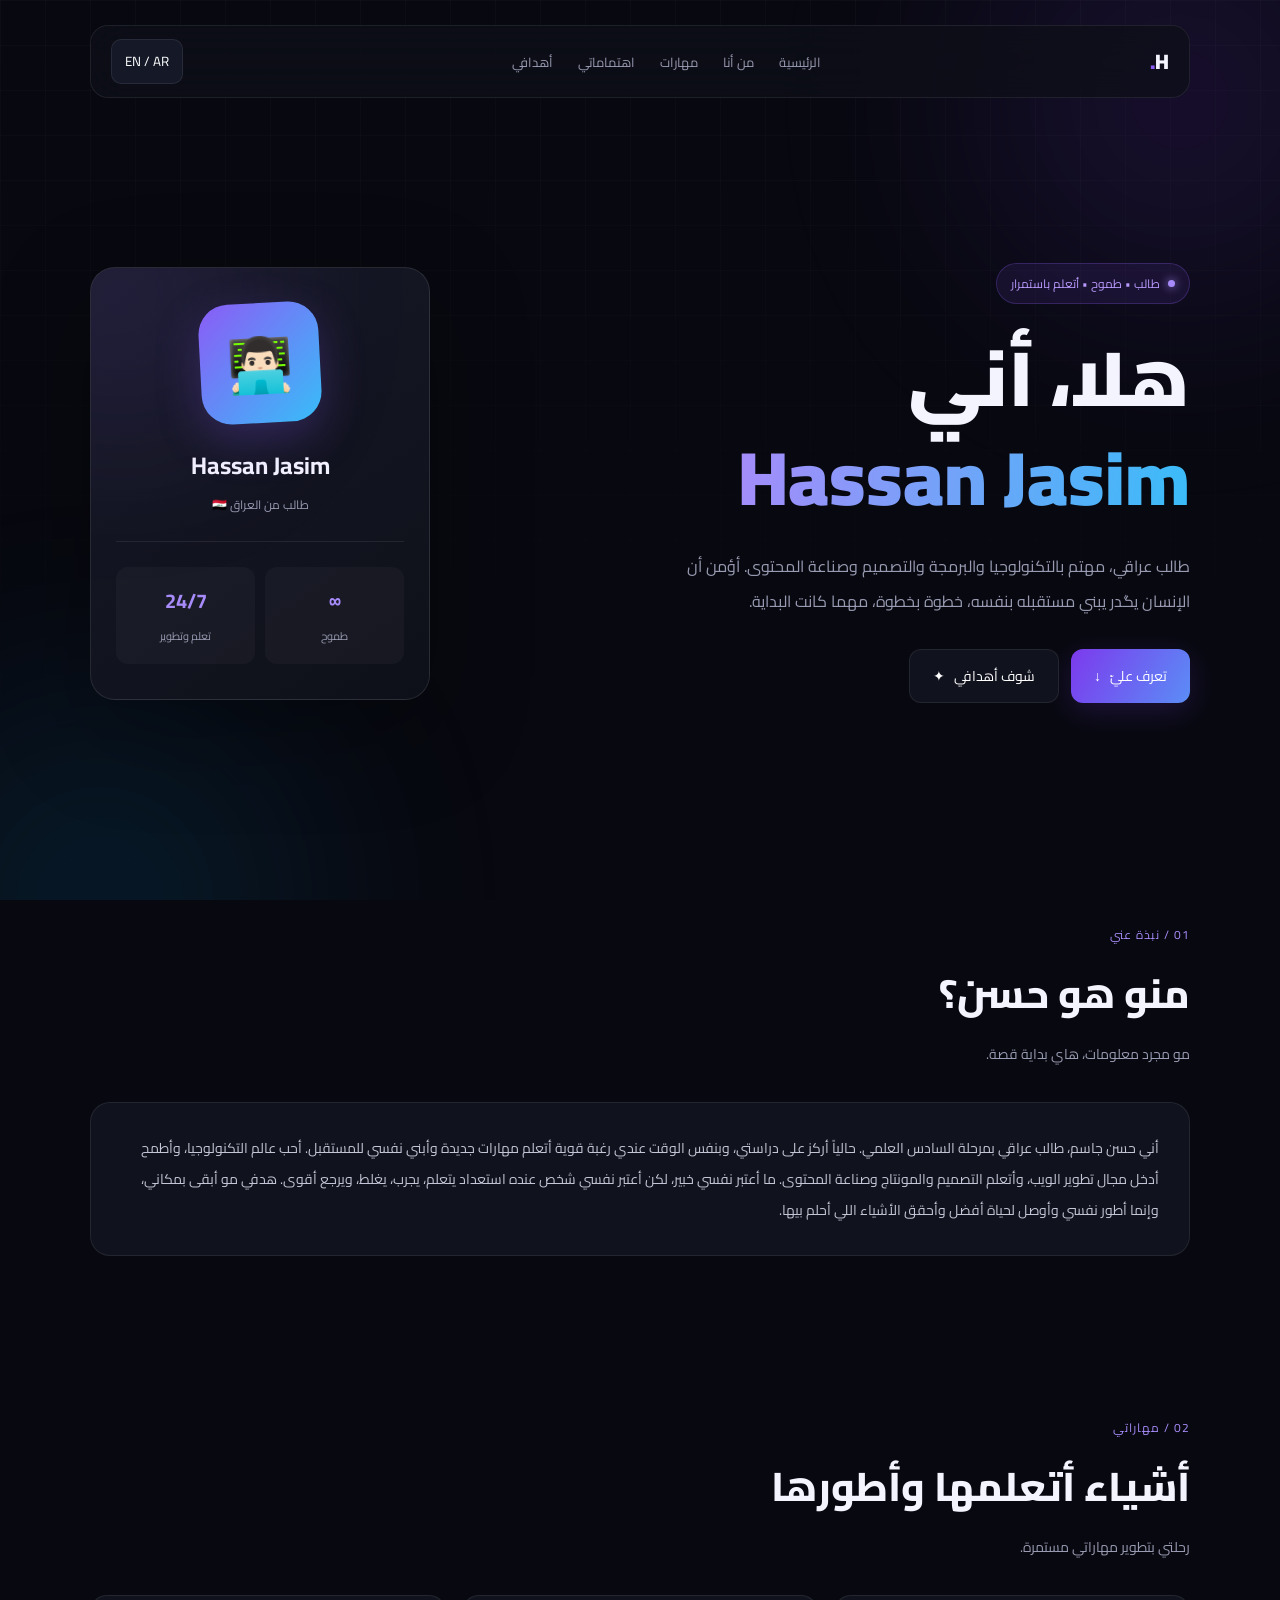
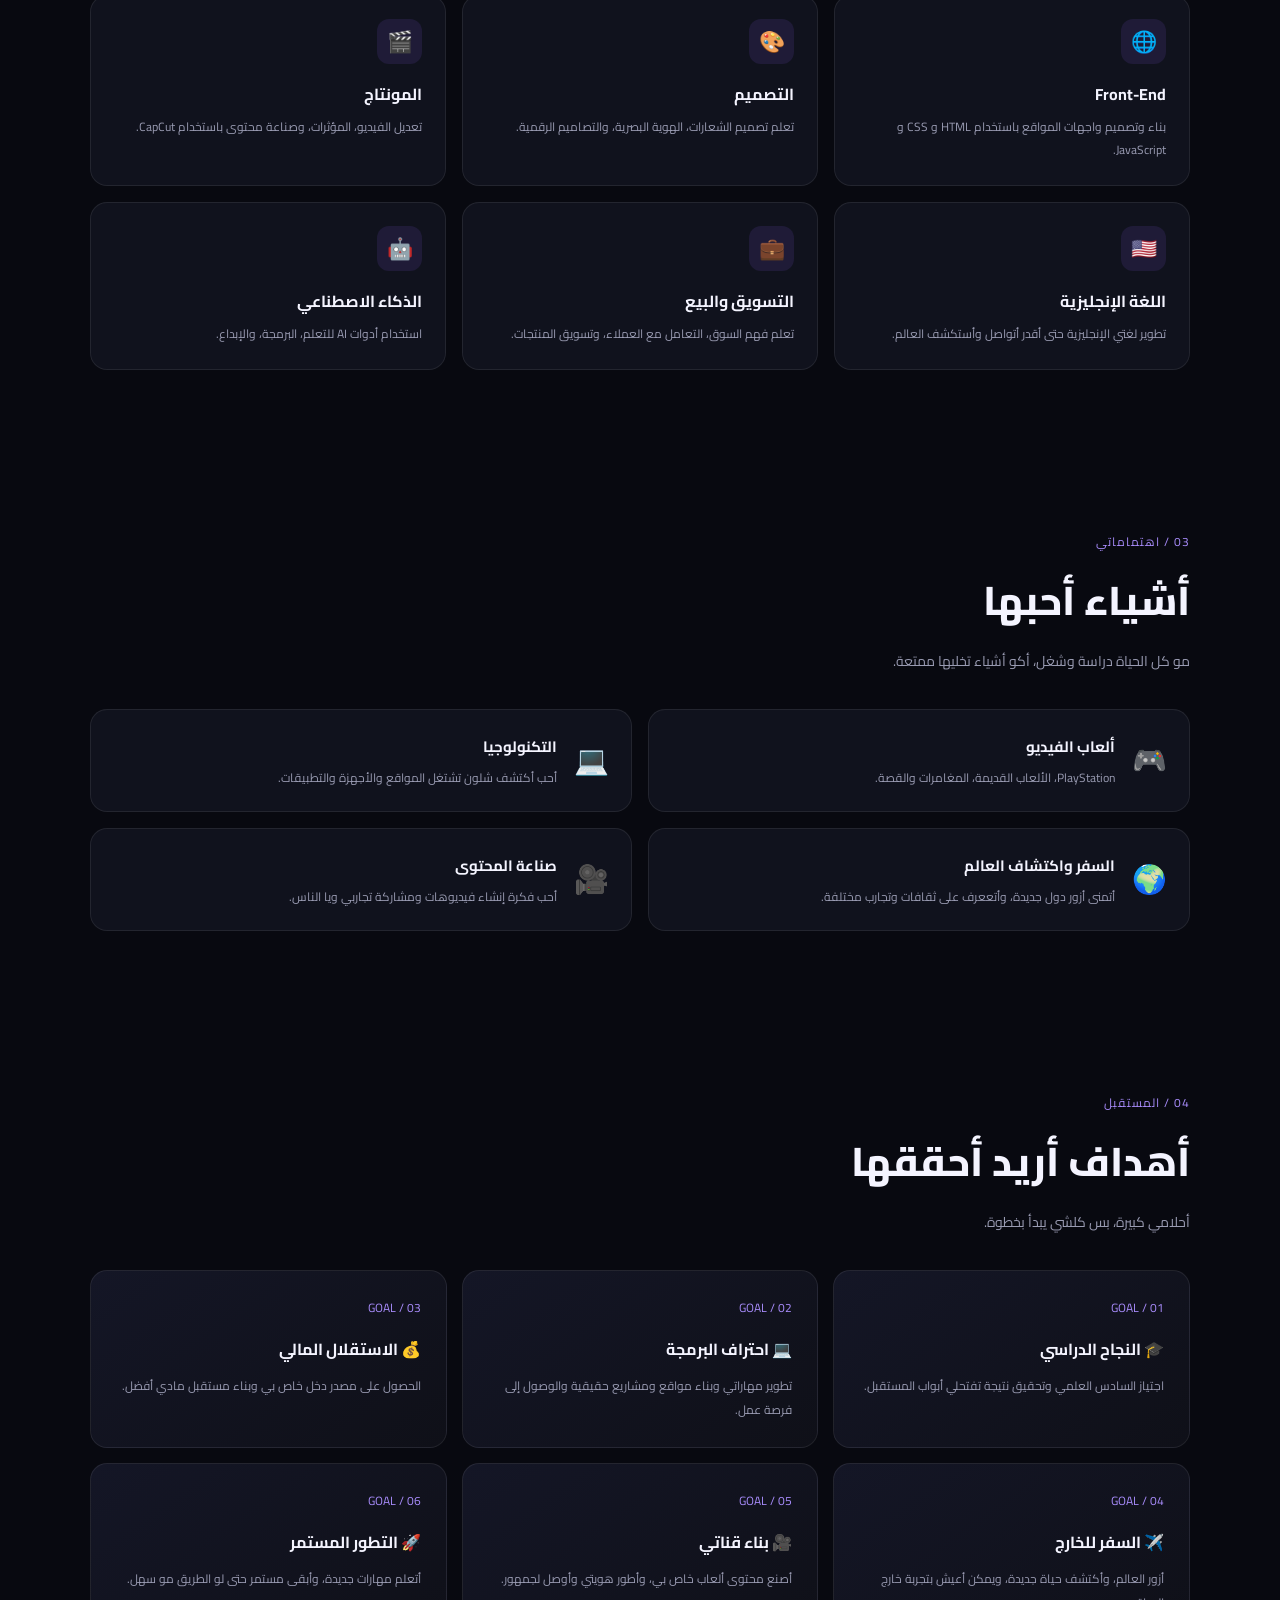
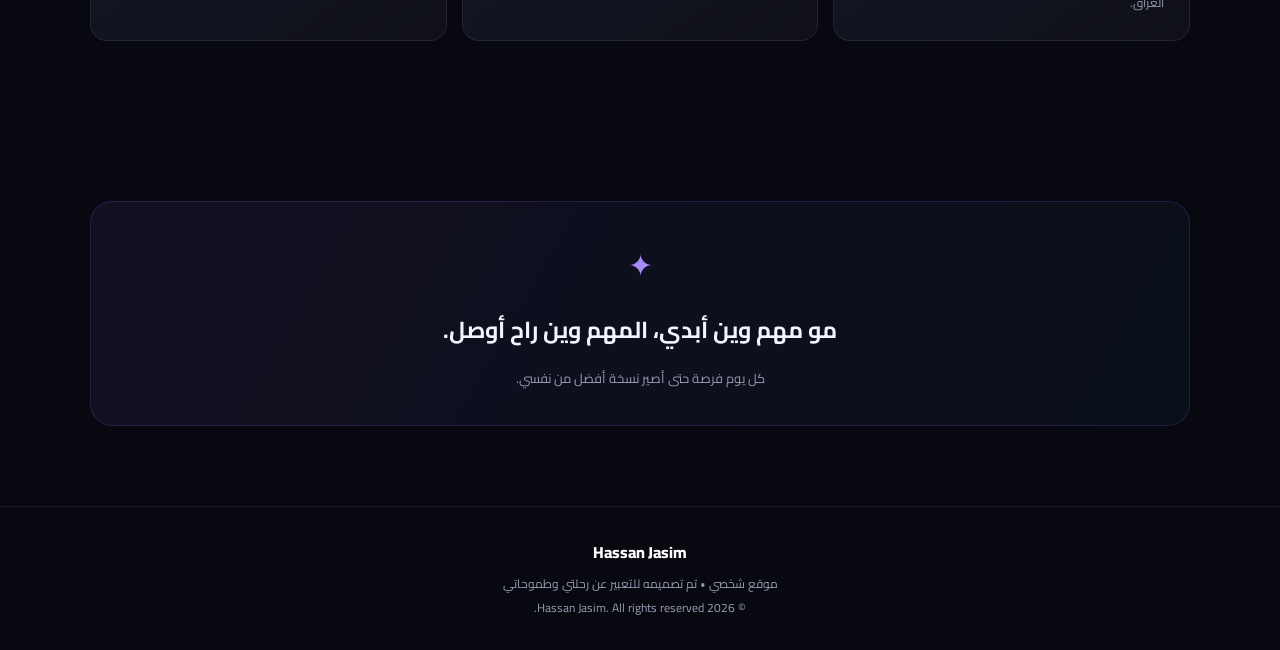
<file: index.html>
<!DOCTYPE html>
<html lang="ar" dir="rtl">
<head>
<meta charset="UTF-8">
<meta name="viewport" content="width=device-width, initial-scale=1.0">
<meta name="theme-color" content="#080910">
<meta name="description" content="حسن جاسم - الموقع الشخصي، مطور ويب طموح ومهتم بالتكنولوجيا والألعاب.">
<title>حسن جاسم | الموقع الشخصي</title>

<style>
@import url('https://fonts.googleapis.com/css2?family=Cairo:wght@300;400;500;600;700;800;900&display=swap');

:root {
    --bg: #080910;
    --surface: #10121d;
    --surface2: #151827;
    --text: #f4f4ff;
    --muted: #999bb2;
    --primary: #8b5cf6;
    --secondary: #39c5ff;
    --border: rgba(255,255,255,.08);
}

* {
    margin: 0;
    padding: 0;
    box-sizing: border-box;
    scroll-behavior: smooth;
}

body {
    font-family: 'Cairo', sans-serif;
    background: var(--bg);
    color: var(--text);
    overflow-x: hidden;
}

a {
    color: inherit;
    text-decoration: none;
}

button {
    font-family: inherit;
    cursor: pointer;
}

/* BACKGROUND */

.background {
    position: fixed;
    inset: 0;
    z-index: -2;
    overflow: hidden;
    pointer-events: none;
}

.glow {
    position: absolute;
    width: 400px;
    height: 400px;
    border-radius: 50%;
    filter: blur(120px);
    opacity: .15;
}

.glow.one {
    background: #7c3aed;
    top: -100px;
    right: -100px;
}

.glow.two {
    background: #0284c7;
    bottom: -200px;
    left: -100px;
}

.grid-bg {
    position: absolute;
    inset: 0;
    background-image:
        linear-gradient(rgba(255,255,255,.025) 1px, transparent 1px),
        linear-gradient(90deg, rgba(255,255,255,.025) 1px, transparent 1px);
    background-size: 45px 45px;
    mask-image: linear-gradient(to bottom, black, transparent 85%);
}

/* NAVBAR */

nav {
    width: min(1100px, 92%);
    margin: 25px auto;
    padding: 13px 20px;
    border: 1px solid var(--border);
    border-radius: 18px;
    background: rgba(14,15,24,.75);
    backdrop-filter: blur(20px);
    display: flex;
    justify-content: space-between;
    align-items: center;
    position: sticky;
    top: 15px;
    z-index: 100;
}

.logo {
    font-size: 21px;
    font-weight: 900;
}

.logo span {
    color: var(--primary);
}

.nav-links {
    display: flex;
    gap: 25px;
    font-size: 13px;
    color: var(--muted);
}

.nav-links a:hover {
    color: white;
    transition: .3s;
}

.nav-actions {
    display: flex;
    gap: 10px;
    align-items: center;
}

.lang-btn, .menu-btn {
    background: var(--surface2);
    color: white;
    border: 1px solid var(--border);
    border-radius: 10px;
    padding: 9px 13px;
}

.menu-btn {
    display: none;
}

/* HERO */

.hero {
    width: min(1100px, 90%);
    min-height: 80vh;
    margin: auto;
    display: flex;
    align-items: center;
    justify-content: space-between;
    gap: 40px;
    padding: 65px 0;
}

.hero-content {
    flex: 1;
}

.badge {
    display: inline-flex;
    align-items: center;
    gap: 8px;
    padding: 8px 14px;
    background: rgba(139,92,246,.1);
    border: 1px solid rgba(139,92,246,.25);
    border-radius: 50px;
    color: #b99aff;
    font-size: 12px;
    margin-bottom: 25px;
}

.dot {
    width: 7px;
    height: 7px;
    background: #a78bfa;
    border-radius: 50%;
    box-shadow: 0 0 10px #a78bfa;
}

.hero h1 {
    font-size: clamp(40px, 7vw, 76px);
    font-weight: 900;
    line-height: 1.3;
}

.gradient-text {
    background: linear-gradient(100deg, #a78bfa, #38bdf8);
    -webkit-background-clip: text;
    background-clip: text;
    color: transparent;
}

.hero-description {
    color: var(--muted);
    font-size: 16px;
    line-height: 2.2;
    max-width: 550px;
    margin: 22px 0 30px;
}

.hero-buttons {
    display: flex;
    flex-wrap: wrap;
    gap: 12px;
}

.btn {
    padding: 13px 23px;
    border-radius: 12px;
    font-size: 14px;
    transition: .3s;
    display: inline-flex;
    align-items: center;
    justify-content: center;
    gap: 9px;
}

.btn-primary {
    color: white;
    background: linear-gradient(120deg, #7c3aed, #5b8df6);
    border: none;
    box-shadow: 0 8px 30px rgba(124,58,237,.2);
}

.btn-primary:hover {
    transform: translateY(-3px);
    box-shadow: 0 10px 35px rgba(124,58,237,.4);
}

.btn-secondary {
    background: var(--surface);
    border: 1px solid var(--border);
    color: white;
}

.btn-secondary:hover {
    border-color: var(--primary);
    transform: translateY(-3px);
}

/* PROFILE CARD */

.hero-visual {
    width: 340px;
    flex-shrink: 0;
    position: relative;
}

.profile-card {
    position: relative;
    padding: 35px 25px;
    border: 1px solid rgba(255,255,255,.1);
    border-radius: 25px;
    background: linear-gradient(145deg, #171927, #0e1019);
    text-align: center;
    box-shadow: 0 30px 100px rgba(0,0,0,.3);
    overflow: hidden;
}

.profile-card::before {
    content: "";
    position: absolute;
    width: 220px;
    height: 220px;
    background: var(--primary);
    filter: blur(100px);
    opacity: .16;
    top: -80px;
    left: -80px;
}

.avatar {
    width: 120px;
    height: 120px;
    margin: auto auto 20px;
    border-radius: 30px;
    background: linear-gradient(135deg, #8b5cf6, #38bdf8);
    display: flex;
    align-items: center;
    justify-content: center;
    font-size: 53px;
    box-shadow: 0 15px 45px rgba(139,92,246,.25);
    transform: rotate(-3deg);
}

.profile-card h3 {
    font-size: 24px;
    margin-bottom: 5px;
}

.profile-card p {
    font-size: 12px;
    color: var(--muted);
}

.card-divider {
    height: 1px;
    background: var(--border);
    margin: 25px 0;
}

.mini-stats {
    display: grid;
    grid-template-columns: 1fr 1fr;
    gap: 10px;
}

.stat {
    padding: 15px;
    background: rgba(255,255,255,.03);
    border-radius: 12px;
}

.stat strong {
    display: block;
    font-size: 20px;
    color: #a78bfa;
}

.stat span {
    font-size: 11px;
    color: var(--muted);
}

/* SECTIONS */

section.content-section {
    width: min(1100px, 90%);
    margin: auto;
    padding: 80px 0;
}

.section-heading {
    margin-bottom: 35px;
}

.section-tag {
    color: #a78bfa;
    font-size: 12px;
    letter-spacing: 1px;
    margin-bottom: 10px;
}

.section-heading h2 {
    font-size: clamp(27px, 4vw, 40px);
    font-weight: 800;
}

.section-heading p {
    color: var(--muted);
    font-size: 14px;
    margin-top: 10px;
}

/* ABOUT */

.about-card {
    padding: 30px;
    border: 1px solid var(--border);
    border-radius: 20px;
    background: var(--surface);
    line-height: 2.2;
    color: #c4c5d6;
    font-size: 14px;
}

.about-card strong {
    color: white;
}

/* SKILLS */

.skills-grid {
    display: grid;
    grid-template-columns: repeat(3, 1fr);
    gap: 16px;
}

.skill-card {
    padding: 23px;
    border: 1px solid var(--border);
    border-radius: 17px;
    background: var(--surface);
    transition: .3s;
}

.skill-card:hover {
    transform: translateY(-5px);
    border-color: rgba(139,92,246,.5);
    background: #141625;
}

.skill-icon {
    width: 45px;
    height: 45px;
    background: rgba(139,92,246,.12);
    border-radius: 12px;
    display: grid;
    place-items: center;
    font-size: 21px;
    margin-bottom: 15px;
}

.skill-card h3 {
    font-size: 16px;
    margin-bottom: 7px;
}

.skill-card p {
    color: var(--muted);
    font-size: 12px;
    line-height: 1.9;
}

/* INTERESTS */

.interests-grid {
    display: grid;
    grid-template-columns: repeat(2, 1fr);
    gap: 16px;
}

.interest-card {
    display: flex;
    align-items: center;
    gap: 17px;
    padding: 22px;
    background: var(--surface);
    border: 1px solid var(--border);
    border-radius: 17px;
    transition: .3s;
}

.interest-card:hover {
    border-color: rgba(56,189,248,.4);
}

.interest-icon {
    font-size: 28px;
}

.interest-card h3 {
    font-size: 15px;
    margin-bottom: 5px;
}

.interest-card p {
    color: var(--muted);
    font-size: 12px;
}

/* GOALS */

.goals {
    display: grid;
    grid-template-columns: repeat(3, 1fr);
    gap: 15px;
}

.goal-card {
    background: linear-gradient(145deg, #141626, #0f1018);
    border: 1px solid var(--border);
    padding: 25px;
    border-radius: 17px;
}

.goal-number {
    color: #a78bfa;
    font-size: 12px;
    margin-bottom: 15px;
}

.goal-card h3 {
    font-size: 16px;
    margin-bottom: 10px;
}

.goal-card p {
    color: var(--muted);
    font-size: 12px;
    line-height: 2;
}

/* QUOTE */

.quote-box {
    border: 1px solid rgba(139,92,246,.2);
    background: linear-gradient(120deg, rgba(139,92,246,.08), rgba(56,189,248,.04));
    border-radius: 22px;
    padding: 35px;
    text-align: center;
}

.quote-box .quote-icon {
    font-size: 30px;
    color: #a78bfa;
}

.quote-box h2 {
    font-size: 23px;
    margin: 15px 0;
}

.quote-box p {
    color: var(--muted);
    font-size: 13px;
}

/* FOOTER */

footer {
    border-top: 1px solid var(--border);
    width: 100%;
    padding: 30px 5%;
    text-align: center;
}

footer p {
    color: var(--muted);
    font-size: 12px;
    line-height: 2;
}

footer .footer-name {
    font-size: 16px;
    font-weight: 800;
    color: white;
    margin-bottom: 5px;
}

/* REVEAL ANIMATION */

.reveal {
    opacity: 0;
    transform: translateY(25px);
    transition: opacity .7s ease, transform .7s ease;
}

.reveal.show {
    opacity: 1;
    transform: translateY(0);
}

.floating {
    animation: float 5s ease-in-out infinite;
}

@keyframes float {
    0%,100% { transform: translateY(0); }
    50% { transform: translateY(-10px); }
}

/* RESPONSIVE */

@media(max-width:800px) {
    .hero {
        flex-direction: column;
        text-align: center;
        padding-top: 60px;
    }

    .hero-description {
        margin-left: auto;
        margin-right: auto;
    }

    .hero-buttons {
        justify-content: center;
    }

    .hero-visual {
        width: min(340px, 100%);
    }

    .skills-grid {
        grid-template-columns: repeat(2, 1fr);
    }

    .goals {
        grid-template-columns: 1fr;
    }

    .nav-links {
        display: none;
        position: absolute;
        top: 70px;
        right: 0;
        left: 0;
        padding: 20px;
        background: #11131e;
        border: 1px solid var(--border);
        border-radius: 15px;
        flex-direction: column;
        gap: 18px;
    }

    .nav-links.active {
        display: flex;
    }

    .menu-btn {
        display: block;
    }
}

@media(max-width:500px) {
    nav {
        padding: 12px 14px;
    }

    .logo {
        font-size: 17px;
    }

    .skills-grid {
        grid-template-columns: 1fr 1fr;
        gap: 10px;
    }

    .skill-card {
        padding: 17px 14px;
    }

    .interests-grid {
        grid-template-columns: 1fr;
    }

    section.content-section {
        padding: 55px 0;
    }

    .about-card {
        padding: 22px;
    }

    .hero h1 {
        font-size: 43px;
    }
}
</style>
</head>

<body>

<div class="background">
    <div class="glow one"></div>
    <div class="glow two"></div>
    <div class="grid-bg"></div>
</div>

<!-- NAVIGATION -->
<nav>
    <a href="#home" class="logo">H<span>.</span></a>

    <div class="nav-links" id="navLinks">
        <a href="#home" data-ar="الرئيسية" data-en="Home">الرئيسية</a>
        <a href="#about" data-ar="من أنا" data-en="About">من أنا</a>
        <a href="#skills" data-ar="مهارات" data-en="Skills">مهارات</a>
        <a href="#interests" data-ar="اهتماماتي" data-en="Interests">اهتماماتي</a>
        <a href="#goals" data-ar="أهدافي" data-en="Goals">أهدافي</a>
    </div>

    <div class="nav-actions">
        <button class="lang-btn" onclick="toggleLanguage()">EN / AR</button>
        <button class="menu-btn" onclick="toggleMenu()">☰</button>
    </div>
</nav>

<!-- HERO -->
<main id="home">
<div class="hero">

    <div class="hero-content">
        <div class="badge">
            <span class="dot"></span>
            <span data-ar="طالب • طموح • أتعلم باستمرار" data-en="Student • Ambitious • Always Learning">طالب • طموح • أتعلم باستمرار</span>
        </div>

        <h1>
            <span data-ar="هلا، أني" data-en="Hey, I'm">هلا، أني</span><br>
            <span class="gradient-text">Hassan Jasim</span>
        </h1>

        <p class="hero-description"
           data-ar="طالب عراقي، مهتم بالتكنولوجيا والبرمجة والتصميم وصناعة المحتوى. أؤمن أن الإنسان يگدر يبني مستقبله بنفسه، خطوة بخطوة، مهما كانت البداية."
           data-en="An Iraqi student passionate about technology, programming, design, and content creation. I believe anyone can build their own future, one step at a time, no matter where they start.">
           طالب عراقي، مهتم بالتكنولوجيا والبرمجة والتصميم وصناعة المحتوى. أؤمن أن الإنسان يگدر يبني مستقبله بنفسه، خطوة بخطوة، مهما كانت البداية.
        </p>

        <div class="hero-buttons">
            <a href="#about" class="btn btn-primary">
                <span data-ar="تعرف عليّ" data-en="Get to know me">تعرف عليّ</span> ↓
            </a>
            <a href="#goals" class="btn btn-secondary">
                <span data-ar="شوف أهدافي" data-en="My Goals">شوف أهدافي</span> ✦
            </a>
        </div>
    </div>

    <div class="hero-visual floating">
        <div class="profile-card">
            <div class="avatar">👨🏻‍💻</div>
            <h3>Hassan Jasim</h3>
            <p data-ar="طالب من العراق 🇮🇶" data-en="Student from Iraq 🇮🇶">طالب من العراق 🇮🇶</p>

            <div class="card-divider"></div>

            <div class="mini-stats">
                <div class="stat">
                    <strong>∞</strong>
                    <span data-ar="طموح" data-en="Ambition">طموح</span>
                </div>
                <div class="stat">
                    <strong>24/7</strong>
                    <span data-ar="تعلم وتطوير" data-en="Learning">تعلم وتطوير</span>
                </div>
            </div>
        </div>
    </div>

</div>
</main>

<!-- ABOUT -->
<section class="content-section reveal" id="about">
    <div class="section-heading">
        <div class="section-tag" data-ar="01 / نبذة عني" data-en="01 / ABOUT ME">01 / نبذة عني</div>
        <h2 data-ar="منو هو حسن؟" data-en="Who is Hassan?">منو هو حسن؟</h2>
        <p data-ar="مو مجرد معلومات، هاي بداية قصة." data-en="More than a bio. This is the beginning of a story.">مو مجرد معلومات، هاي بداية قصة.</p>
    </div>

    <div class="about-card">
        <p data-ar="أني حسن جاسم، طالب عراقي بمرحلة السادس العلمي. حالياً أركز على دراستي، وبنفس الوقت عندي رغبة قوية أتعلم مهارات جديدة وأبني نفسي للمستقبل. أحب عالم التكنولوجيا، وأطمح أدخل مجال تطوير الويب، وأتعلم التصميم والمونتاج وصناعة المحتوى. ما أعتبر نفسي خبير، لكن أعتبر نفسي شخص عنده استعداد يتعلم، يجرب، يغلط، ويرجع أقوى. هدفي مو أبقى بمكاني، وإنما أطور نفسي وأوصل لحياة أفضل وأحقق الأشياء اللي أحلم بيها."
           data-en="I'm Hassan Jasim, an Iraqi student currently in my final year of scientific high school. I'm focused on my studies while working toward a future built on skills and independence. I'm interested in web development, design, video editing, and content creation. I'm not claiming to be an expert — I'm someone who's willing to learn, experiment, fail, and come back stronger. My goal is to keep growing and create a better future for myself.">
           أني حسن جاسم، طالب عراقي بمرحلة السادس العلمي. حالياً أركز على دراستي، وبنفس الوقت عندي رغبة قوية أتعلم مهارات جديدة وأبني نفسي للمستقبل. أحب عالم التكنولوجيا، وأطمح أدخل مجال تطوير الويب، وأتعلم التصميم والمونتاج وصناعة المحتوى. ما أعتبر نفسي خبير، لكن أعتبر نفسي شخص عنده استعداد يتعلم، يجرب، يغلط، ويرجع أقوى. هدفي مو أبقى بمكاني، وإنما أطور نفسي وأوصل لحياة أفضل وأحقق الأشياء اللي أحلم بيها.
        </p>
    </div>
</section>

<!-- SKILLS -->
<section class="content-section reveal" id="skills">
    <div class="section-heading">
        <div class="section-tag" data-ar="02 / مهاراتي" data-en="02 / MY SKILLS">02 / مهاراتي</div>
        <h2 data-ar="أشياء أتعلمها وأطورها" data-en="Things I'm learning">أشياء أتعلمها وأطورها</h2>
        <p data-ar="رحلتي بتطوير مهاراتي مستمرة." data-en="My skill-building journey is ongoing.">رحلتي بتطوير مهاراتي مستمرة.</p>
    </div>

    <div class="skills-grid">

        <div class="skill-card">
            <div class="skill-icon">🌐</div>
            <h3>Front-End</h3>
            <p data-ar="بناء وتصميم واجهات المواقع باستخدام HTML و CSS و JavaScript."
               data-en="Building website interfaces with HTML, CSS, and JavaScript.">بناء وتصميم واجهات المواقع باستخدام HTML و CSS و JavaScript.</p>
        </div>

        <div class="skill-card">
            <div class="skill-icon">🎨</div>
            <h3 data-ar="التصميم" data-en="Graphic Design">التصميم</h3>
            <p data-ar="تعلم تصميم الشعارات، الهوية البصرية، والتصاميم الرقمية."
               data-en="Learning logo design, visual identity, and digital graphics.">تعلم تصميم الشعارات، الهوية البصرية، والتصاميم الرقمية.</p>
        </div>

        <div class="skill-card">
            <div class="skill-icon">🎬</div>
            <h3 data-ar="المونتاج" data-en="Video Editing">المونتاج</h3>
            <p data-ar="تعديل الفيديو، المؤثرات، وصناعة محتوى باستخدام CapCut."
               data-en="Video editing, effects, and content creation with CapCut.">تعديل الفيديو، المؤثرات، وصناعة محتوى باستخدام CapCut.</p>
        </div>

        <div class="skill-card">
            <div class="skill-icon">🇺🇸</div>
            <h3 data-ar="اللغة الإنجليزية" data-en="English">اللغة الإنجليزية</h3>
            <p data-ar="تطوير لغتي الإنجليزية حتى أقدر أتواصل وأستكشف العالم."
               data-en="Improving my English to communicate and explore the world.">تطوير لغتي الإنجليزية حتى أقدر أتواصل وأستكشف العالم.</p>
        </div>

        <div class="skill-card">
            <div class="skill-icon">💼</div>
            <h3 data-ar="التسويق والبيع" data-en="Marketing & Sales">التسويق والبيع</h3>
            <p data-ar="تعلم فهم السوق، التعامل مع العملاء، وتسويق المنتجات."
               data-en="Learning customer relations, sales, and marketing.">تعلم فهم السوق، التعامل مع العملاء، وتسويق المنتجات.</p>
        </div>

        <div class="skill-card">
            <div class="skill-icon">🤖</div>
            <h3 data-ar="الذكاء الاصطناعي" data-en="Artificial Intelligence">الذكاء الاصطناعي</h3>
            <p data-ar="استخدام أدوات AI للتعلم، البرمجة، والإبداع."
               data-en="Using AI tools for learning, coding, and creativity.">استخدام أدوات AI للتعلم، البرمجة، والإبداع.</p>
        </div>

    </div>
</section>

<!-- INTERESTS -->
<section class="content-section reveal" id="interests">
    <div class="section-heading">
        <div class="section-tag" data-ar="03 / اهتماماتي" data-en="03 / MY INTERESTS">03 / اهتماماتي</div>
        <h2 data-ar="أشياء أحبها" data-en="Things I enjoy">أشياء أحبها</h2>
        <p data-ar="مو كل الحياة دراسة وشغل، أكو أشياء تخليها ممتعة." data-en="Life isn't just work and study.">مو كل الحياة دراسة وشغل، أكو أشياء تخليها ممتعة.</p>
    </div>

    <div class="interests-grid">

        <div class="interest-card">
            <div class="interest-icon">🎮</div>
            <div>
                <h3 data-ar="ألعاب الفيديو" data-en="Video Games">ألعاب الفيديو</h3>
                <p data-ar="PlayStation، الألعاب القديمة، المغامرات والقصة."
                   data-en="PlayStation, retro games, adventures, and stories.">PlayStation، الألعاب القديمة، المغامرات والقصة.</p>
            </div>
        </div>

        <div class="interest-card">
            <div class="interest-icon">💻</div>
            <div>
                <h3 data-ar="التكنولوجيا" data-en="Technology">التكنولوجيا</h3>
                <p data-ar="أحب أكتشف شلون تشتغل المواقع والأجهزة والتطبيقات."
                   data-en="Exploring how websites, devices, and apps work.">أحب أكتشف شلون تشتغل المواقع والأجهزة والتطبيقات.</p>
            </div>
        </div>

        <div class="interest-card">
            <div class="interest-icon">🌍</div>
            <div>
                <h3 data-ar="السفر واكتشاف العالم" data-en="Travel & Exploration">السفر واكتشاف العالم</h3>
                <p data-ar="أتمنى أزور دول جديدة، وأتعرف على ثقافات وتجارب مختلفة."
                   data-en="Dreaming of visiting new countries and experiencing different cultures.">أتمنى أزور دول جديدة، وأتععرف على ثقافات وتجارب مختلفة.</p>
            </div>
        </div>

        <div class="interest-card">
            <div class="interest-icon">🎥</div>
            <div>
                <h3 data-ar="صناعة المحتوى" data-en="Content Creation">صناعة المحتوى</h3>
                <p data-ar="أحب فكرة إنشاء فيديوهات ومشاركة تجاربي ويا الناس."
                   data-en="Creating videos and sharing experiences with others.">أحب فكرة إنشاء فيديوهات ومشاركة تجاربي ويا الناس.</p>
            </div>
        </div>

    </div>
</section>

<!-- GOALS -->
<section class="content-section reveal" id="goals">
    <div class="section-heading">
        <div class="section-tag" data-ar="04 / المستقبل" data-en="04 / THE FUTURE">04 / المستقبل</div>
        <h2 data-ar="أهداف أريد أحققها" data-en="Things I want to achieve">أهداف أريد أحققها</h2>
        <p data-ar="أحلامي كبيرة، بس كلشي يبدأ بخطوة." data-en="Big dreams. One step at a time.">أحلامي كبيرة، بس كلشي يبدأ بخطوة.</p>
    </div>

    <div class="goals">

        <div class="goal-card">
            <div class="goal-number">GOAL / 01</div>
            <h3 data-ar="🎓 النجاح الدراسي" data-en="🎓 Academic Success">🎓 النجاح الدراسي</h3>
            <p data-ar="اجتياز السادس العلمي وتحقيق نتيجة تفتحلي أبواب المستقبل."
               data-en="Finishing high school with results that open doors for my future.">اجتياز السادس العلمي وتحقيق نتيجة تفتحلي أبواب المستقبل.</p>
        </div>

        <div class="goal-card">
            <div class="goal-number">GOAL / 02</div>
            <h3 data-ar="💻 احتراف البرمجة" data-en="💻 Master Programming">💻 احتراف البرمجة</h3>
            <p data-ar="تطوير مهاراتي وبناء مواقع ومشاريع حقيقية والوصول إلى فرصة عمل."
               data-en="Building real projects, improving my skills, and finding career opportunities.">تطوير مهاراتي وبناء مواقع ومشاريع حقيقية والوصول إلى فرصة عمل.</p>
        </div>

        <div class="goal-card">
            <div class="goal-number">GOAL / 03</div>
            <h3 data-ar="💰 الاستقلال المالي" data-en="💰 Financial Independence">💰 الاستقلال المالي</h3>
            <p data-ar="الحصول على مصدر دخل خاص بي وبناء مستقبل مادي أفضل."
               data-en="Creating my own income and building a better financial future.">الحصول على مصدر دخل خاص بي وبناء مستقبل مادي أفضل.</p>
        </div>

        <div class="goal-card">
            <div class="goal-number">GOAL / 04</div>
            <h3 data-ar="✈️ السفر للخارج" data-en="✈️ Travel Abroad">✈️ السفر للخارج</h3>
            <p data-ar="أزور العالم، وأكتشف حياة جديدة، ويمكن أعيش بتجربة خارج العراق."
               data-en="Travel the world, discover new places, and maybe live abroad someday.">أزور العالم، وأكتشف حياة جديدة، ويمكن أعيش بتجربة خارج العراق.</p>
        </div>

        <div class="goal-card">
            <div class="goal-number">GOAL / 05</div>
            <h3 data-ar="🎥 بناء قناتي" data-en="🎥 Build My Channel">🎥 بناء قناتي</h3>
            <p data-ar="أصنع محتوى ألعاب خاص بي، وأطور هويتي وأوصل لجمهور."
               data-en="Creating gaming content, building my identity, and growing an audience.">أصنع محتوى ألعاب خاص بي، وأطور هويتي وأوصل لجمهور.</p>
        </div>

        <div class="goal-card">
            <div class="goal-number">GOAL / 06</div>
            <h3 data-ar="🚀 التطور المستمر" data-en="🚀 Keep Growing">🚀 التطور المستمر</h3>
            <p data-ar="أتعلم مهارات جديدة، وأبقى مستمر حتى لو الطريق مو سهل."
               data-en="Learning new skills and staying consistent even when it's difficult.">أتعلم مهارات جديدة، وأبقى مستمر حتى لو الطريق مو سهل.</p>
        </div>

    </div>
</section>

<!-- QUOTE -->
<section class="content-section reveal">
    <div class="quote-box">
        <div class="quote-icon">✦</div>
        <h2 data-ar="مو مهم وين أبدي، المهم وين راح أوصل." data-en="Where I start doesn't matter. Where I end up does.">مو مهم وين أبدي، المهم وين راح أوصل.</h2>
        <p data-ar="كل يوم فرصة حتى أصير نسخة أفضل من نفسي." data-en="Every day is a chance to become a better version of myself.">كل يوم فرصة حتى أصير نسخة أفضل من نفسي.</p>
    </div>
</section>

<footer>
    <div class="footer-name">Hassan Jasim</div>
    <p data-ar="موقع شخصي • تم تصميمه للتعبير عن رحلتي وطموحاتي" data-en="Personal Website • Made to reflect my journey and ambitions">موقع شخصي • تم تصميمه للتعبير عن رحلتي وطموحاتي</p>
    <p>© <span id="year"></span> Hassan Jasim. All rights reserved.</p>
</footer>

<script>
// YEAR
document.getElementById("year").textContent = new Date().getFullYear();

// MOBILE MENU
function toggleMenu() {
    document.getElementById("navLinks").classList.toggle("active");
}

document.querySelectorAll(".nav-links a").forEach(link => {
    link.addEventListener("click", () => {
        document.getElementById("navLinks").classList.remove("active");
    });
});

// REVEAL ON SCROLL
const observer = new IntersectionObserver(entries => {
    entries.forEach(entry => {
        if (entry.isIntersecting) {
            entry.target.classList.add("show");
            observer.unobserve(entry.target);
        }
    });
}, { threshold: 0.12 });

document.querySelectorAll(".reveal").forEach(el => observer.observe(el));

// LANGUAGE
let currentLanguage = "ar";

function toggleLanguage() {
    currentLanguage = currentLanguage === "ar" ? "en" : "ar";

    document.documentElement.lang = currentLanguage;
    document.documentElement.dir = currentLanguage === "ar" ? "rtl" : "ltr";

    document.querySelectorAll("[data-ar][data-en]").forEach(element => {
        element.textContent = element.getAttribute("data-" + currentLanguage);
    });
}
</script>

</body>
</html>
</file>
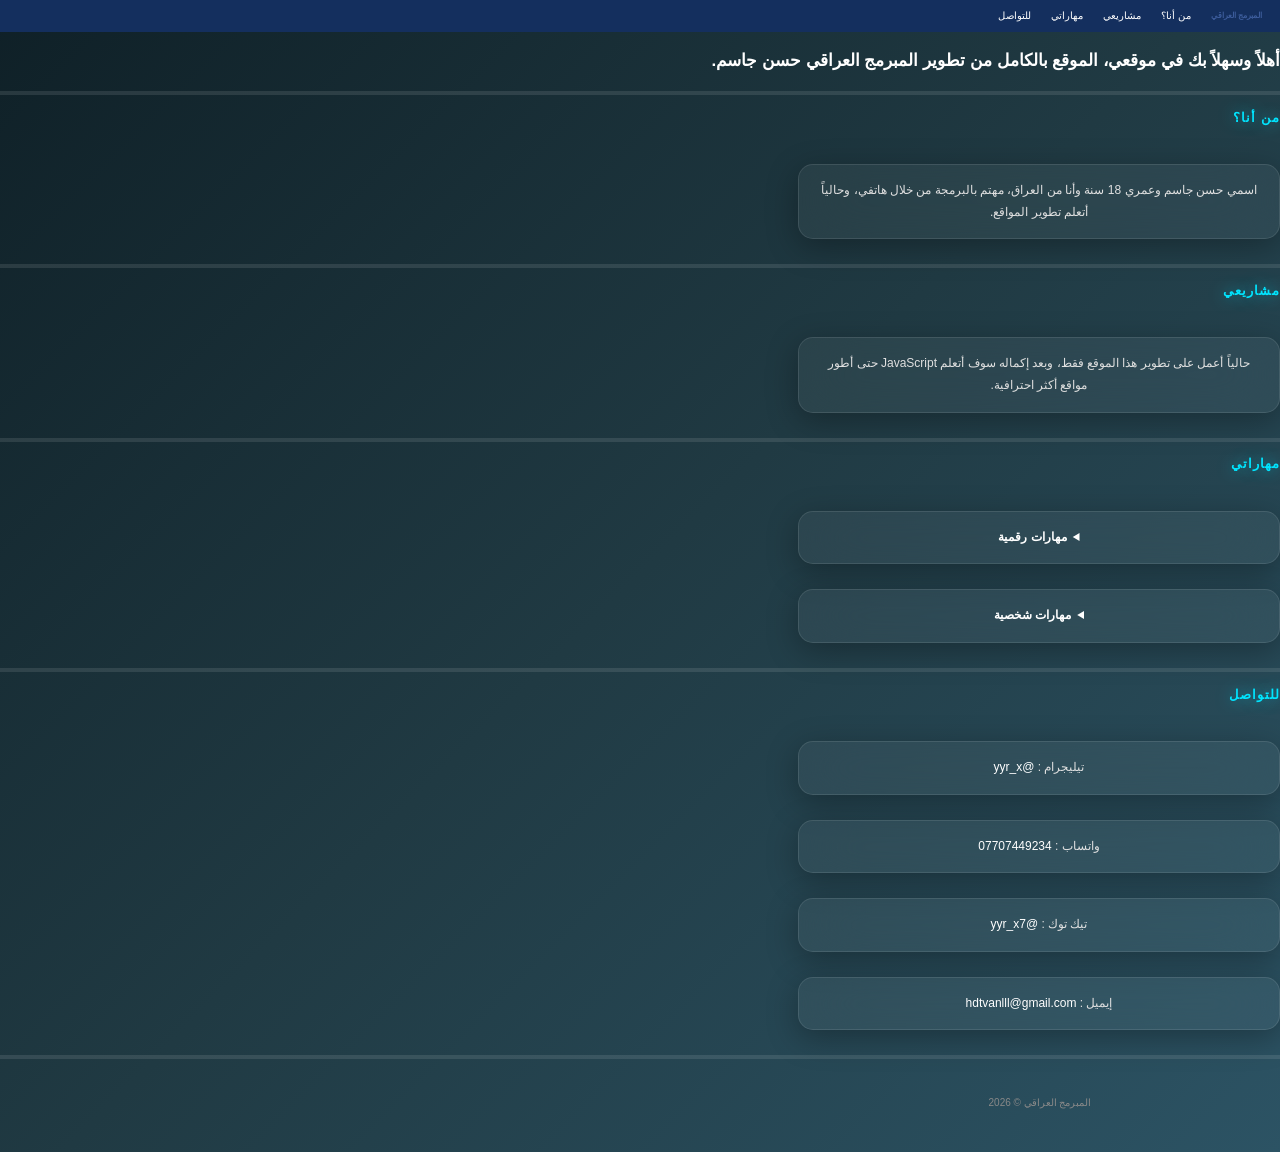
<file: Iraqi.html>
<!DOCTYPE html>
<html lang="ar" dir="rtl">

<head>
  <title>Iraqi Programmer Website</title>

  <meta charset="UTF-8">
  <meta name="viewport" content="width=device-width, initial-scale=1.0">

  <meta name="description"
    content="هذا موقع تعريفي (Portfolio) من تطوير المبرمج العراقي حسن جاسم">

  <meta name="author" content="حسن جاسم">

  <link rel="stylesheet" href="Iraqi.css">
</head>

<body>

  <!-- Header -->
  <header>

    <!-- Navigation -->
    <nav>

      <ul>
           <li class="logo">المبرمج العراقي</li>
        <li><a href="#who">من أنا؟</a></li>
        <li><a href="#pro">مشاريعي</a></li>
        <li><a href="#ski">مهاراتي</a></li>
        <li><a href="#acc">للتواصل</a></li>
      </ul>

    </nav>

  </header>

  <!-- Main Content -->
  <main>

    <!-- Welcome Section -->
    <section class="welcome">

      <h1 class="well">
        أهلاً وسهلاً بك في موقعي،
        الموقع بالكامل من تطوير المبرمج العراقي حسن جاسم.
      </h1>

    </section>

    <hr>

    <!-- About Me -->
    <section id="who">

      <h2>من أنا؟</h2>

      <p class="card">
        اسمي حسن جاسم وعمري 18 سنة وأنا من العراق،
        مهتم بالبرمجة من خلال هاتفي،
        وحالياً أتعلم تطوير المواقع.
      </p>

    </section>

    <hr>

    <!-- Projects -->
    <section id="pro">

      <h2>مشاريعي</h2>

      <p class="card">
        حالياً أعمل على تطوير هذا الموقع فقط،
        وبعد إكماله سوف أتعلم JavaScript
        حتى أطور مواقع أكثر احترافية.
      </p>

    </section>

    <hr>

    <!-- Skills -->
    <section id="ski">

      <h2>مهاراتي</h2>

      <details>
        <summary>مهارات رقمية</summary>

        <div dir="ltr">
          1. HTML <br>
          2. CSS
        </div>
      </details>

      <details>
        <summary>مهارات شخصية</summary>

        <div>
          التعلم الذاتي والاستمرار بالتطوير.
        </div>
      </details>

    </section>

    <hr>

    <!-- Contact -->
    <section id="acc">

      <h2>للتواصل</h2>

      <p class="card">
        تيليجرام :
        <a href="https://t.me/yyr_x" target="_blank">
          @yyr_x
        </a>
      </p>

      <p class="card">
        واتساب :
        <a href="tel:+9647707449234">
          07707449234
        </a>
      </p>

      <p class="card">
        تيك توك :
        <a href="https://tiktok.com/@yyr_x7" target="_blank">
          @yyr_x7
        </a>
      </p>

      <p class="card">
        إيميل :
        <a href="mailto:hdtvanlll@gmail.com">
          hdtvanlll@gmail.com
        </a>
      </p>

    </section>

  </main>
  
  <hr />

  <!-- Footer -->
  <footer>

    <p class="copy">
      المبرمج العراقي © 2026
    </p>

  </footer>

</body>

</html>
</file>
<file: Iraqi.css>
ul{
 display: flex;
 gap: 20px;
 background: #142F5E;
font-size: 10px;
list-style: none;
margin: 0;
align-items: center ;
padding: 7px 18px;
}

.logo{
  color: #3C5C9B;
  font-size: 8px;
  font-weight: bold;
}

hr{
    border: 2px solid rgba(255, 255, 255, 0.1) ;
}

.well{
 font-size: 17px;   
    
}
  a{
    text-decoration: none;
    color: #fff;
  }
  

body{
  margin: 0;
background: linear-gradient(135deg, #0f2027, #203a43, #2c5364);
    color: #ffffff;
    min-height: 100vh;
    line-height: 1.8;
    font-family: Arial, Helvetica, sans-serif;
    animation: fadeIn 0.7s ease-in-out
}

p, details {
    background: rgba(255, 255, 255, 0.05);
    backdrop-filter: blur(30px);
border: 1px solid rgba(255, 255, 255, 0.1);
    padding: 15px;
    border-radius: 15px;
    box-shadow: 0 8px 32px 0 rgba(0, 0, 0, 0.3);
    max-width: 450px;
    text-align: center;
    margin-bottom: 25px;
    font-size: 12px;
    color: #e0e0e0;
}

h2, h4 {
    color: #00e5ff;
    text-shadow: 0 0 15px rgba(0, 229, 255, 0.6);
    margin-bottom: 35px;
    font-size: 1.2em;
    letter-spacing: 1px;
}

a:hover {
    color: #342694 !important;
}

details {
    cursor: pointer;
    transition: background 0.3s;
}

details:hover {
    background: rgba(255, 255, 255, 0.1);
}

summary {
    font-weight: bold;
    color: #fff;
    outline: none;
    font-size: 12px;
}
h2{
  font-size: 13px;  
}

.logo{
  color: #3C5C9B;
  font-size: 8px;
    
}
.logo:hover{
 color: #5172C8;   
 border-radius: 2px;
}

@keyframes fadeIn {
    from { opacity: 0; transform: translateY(30px); }
    to { opacity: 1; transform: translateY(0); }
}

.copy{
    font-size: 10px;
    background: none;
    backdrop-filter: none;
    border: none;
    box-shadow: none;
    color: #888;
    font-size: 10px !important;
    margin-top: 20px;
}
</file>
